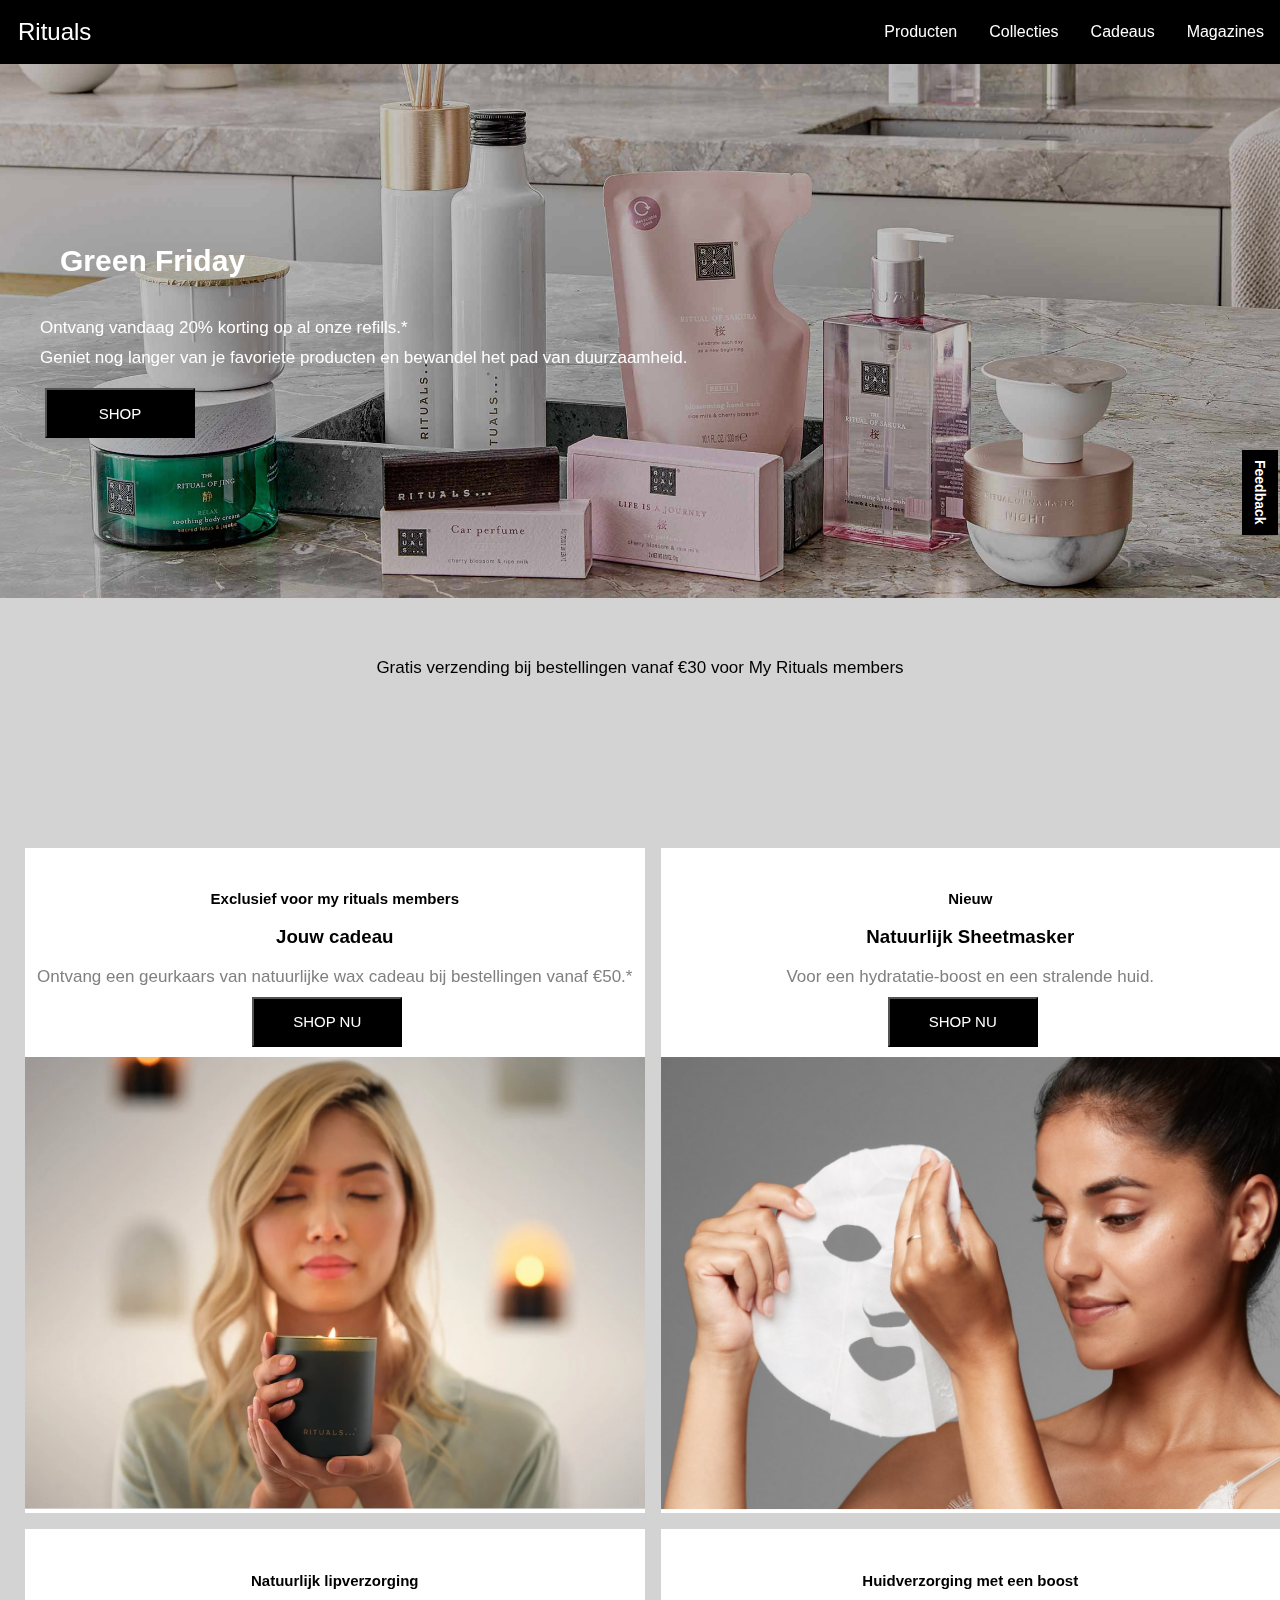
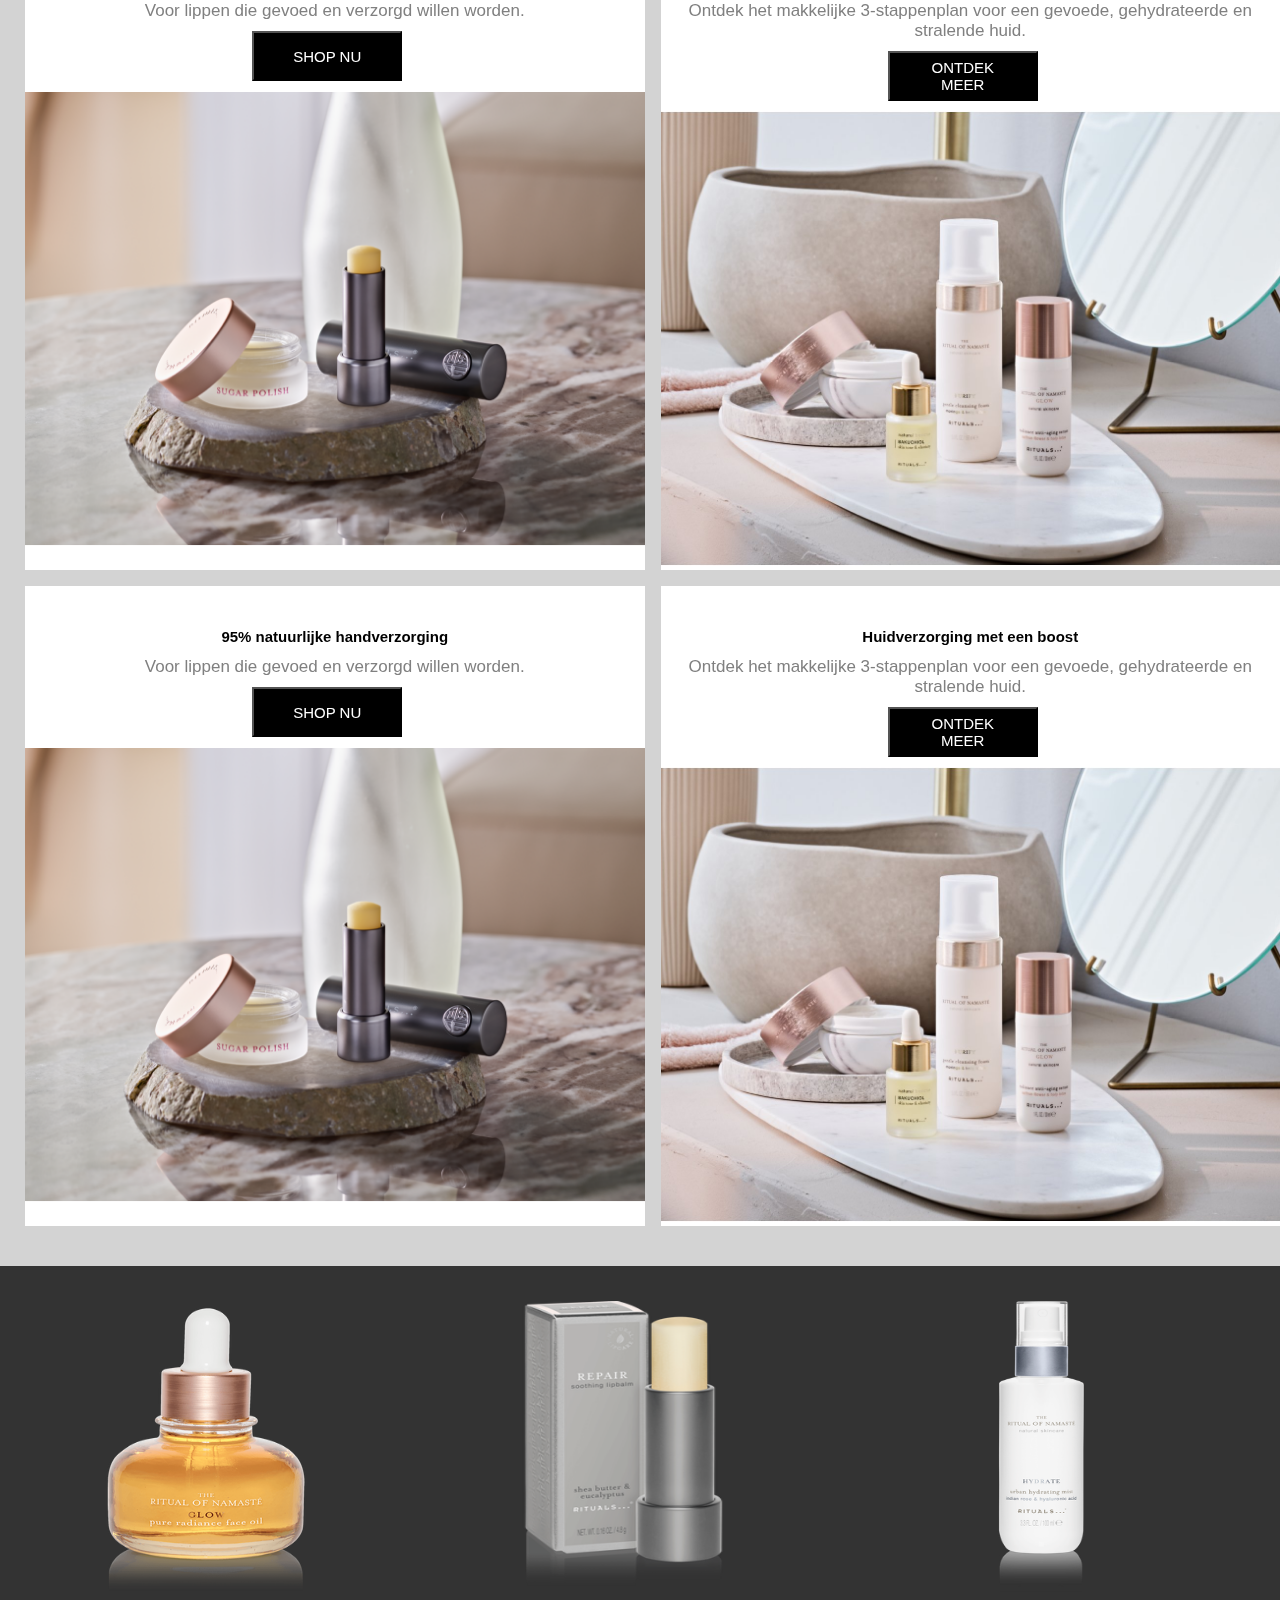
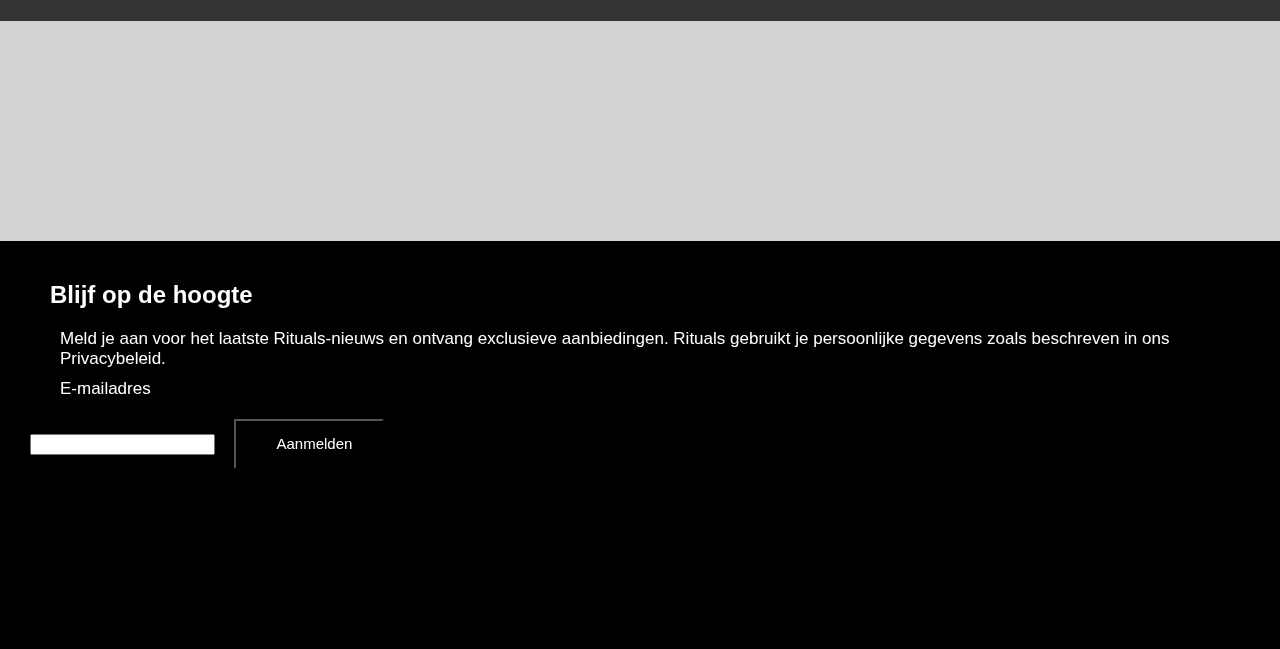
<file: index.html>
<!doctype html>
<html lang="nl">
	
<head>
	<meta charset="UTF-8">
	<meta name="author" content="jouw naam">
	<meta name="viewport" content="width=device-width, initial-scale=1">
	
	<title>Homepagina</title>
	
	<link href="styles/style.css" rel="stylesheet">
</head>

<body>
   
    <header>
 
    
    <nav class="navbar">
           <a href="index.html" class="brand-title">Rituals</a>
           <a href="#" class="toggle-button">
               <span class="bar"></span>
               <span class="bar"></span>
               <span class="bar"></span>
           </a>
           <div class="navbar-links">
               <ul>
                   <li><a href="product.html">Producten</a></li>
                   <li><a href="#">Collecties</a></li>
                   <li><a href="#">Cadeaus</a></li>
                   <li><a href="#">Magazines</a></li>
               </ul>
           </div>
    </nav>
    
    
                
        <section class="homebanner">
            <h1>Green Friday</h1>
                <p>Ontvang vandaag 20% korting op al onze refills.*</p>
                <p>Geniet nog langer van je favoriete producten en bewandel het pad van duurzaamheid.</p>
                <button id='shop'>SHOP</button>
        </section>
     
    </header>
    
   
    <section id="zijkant">
    <h2>Feedback</h2>
    </section>
     
          
          <div class="s-wrap"><div class="s-move">
             <div class="slide">
             <p>Gratis verzending bij bestellingen vanaf €30 voor My Rituals members</p>
             </div>
             
             <div class="slide">
             <p>Ontvang online advies via Whatsapp</p>
             </div>
             
             <div class="slide">
             <p>Bestel voor 22.30 op maandag tot vrijdag voor levering op volgende dag</p>
             </div>
             </div></div>
              
    <main>
        
        <article>
            <h2>Exclusief voor my rituals members</h2>
            <h3>Jouw cadeau</h3>
            <p>Ontvang een geurkaars van natuurlijke wax cadeau bij bestellingen vanaf €50.*</p>
            <button id='shopNu'>SHOP NU</button>
            <img class="cadeaufoto" src="images/jouwcadeau.png" alt="Foto van een vrouw die het cadeau vasthoudt">
        </article>  
             
        <article>
           <h2>Nieuw</h2>
                   <h3>Natuurlijk Sheetmasker</h3>
                   <p>Voor een hydratatie-boost en een stralende huid.</p>
                   <button id='shopNu2'>SHOP NU</button>
                   <img class="verzorgingfoto" src="images/mask.jpg" alt="Foto van een lipverzorgings product">
        </article>     

              <article>
           <h2>Natuurlijk lipverzorging</h2>
                   <p>Voor lippen die gevoed en verzorgd willen worden.</p>
                   <button id='shopNu3'>SHOP NU</button>
                   <img class="verzorgingfoto" src="images/verzorging.png" alt="Foto van een lipverzorgings product">
        </article>  
             
        <article>
            <h2>Huidverzorging met een boost</h2>
                   <p>Ontdek het makkelijke 3-stappenplan voor een gevoede, gehydrateerde en stralende huid.</p>
                   <button id='ontdek'>ONTDEK MEER</button>
                   <img class="huidverzorging" src="images/huisverzorging.jpg" alt="Foto van een huidverzorgings product">
        </article> 
             
              <article>
           <h2>95% natuurlijke handverzorging</h2>
                   <p>Voor lippen die gevoed en verzorgd willen worden.</p>
                   <button id='shopNu4'>SHOP NU</button>
                   <img class="verzorgingfoto" src="images/verzorging.png" alt="Foto van een lipverzorgings product">
        </article>  
             
        <article>
           <h2>Huidverzorging met een boost</h2>
                   <p>Ontdek het makkelijke 3-stappenplan voor een gevoede, gehydrateerde en stralende huid.</p>
                   <button id='ontdek2'>ONTDEK MEER</button>
                   <img class="huidverzorging" src="images/huisverzorging.jpg" alt="Foto van een huidverzorgings product">
        </article> 
         
                                 
    </main>   
           
                         
            <div class="scroll">  
              <a href="#slide1"><img src="images/carousel1.webp" alt="Anti-aging product"></a> 
              <a href="#slide2"><img src="images/balm.webp" alt="Anti-aging product"></a>
              <a href="#slide3"><img src="images/mist.webp" alt="Anti-aging product"></a>
              <a href="#slide4"><img src="images/cream.webp" alt="Anti-aging product"></a>
              <a href="#slide5"><img src="images/zeep.webp" alt="Anti-aging product"></a>
              <a href="#slide3"><img src="images/handbalm.webp" alt="Anti-aging product"></a>
              <a href="#slide4"><img src="images/bodycream.webp" alt="Anti-aging product"></a>
              <a href="#slide5"><img src="images/olie.webp" alt="Anti-aging product"></a>
            </div>      
              
              
        
        <footer>
            <h2>Blijf op de hoogte</h2>
            <p>Meld je aan voor het laatste Rituals-nieuws en ontvang exclusieve aanbiedingen. Rituals gebruikt je persoonlijke gegevens zoals beschreven in ons Privacybeleid.</p>
            <p>E-mailadres</p>
            <input class="inputveldEmail" type="email">
            <button id="aanmelden">Aanmelden</button>
        </footer>
        
        
	<script src="scripts/script.js"></script>
</body>
	
</html>
</file>
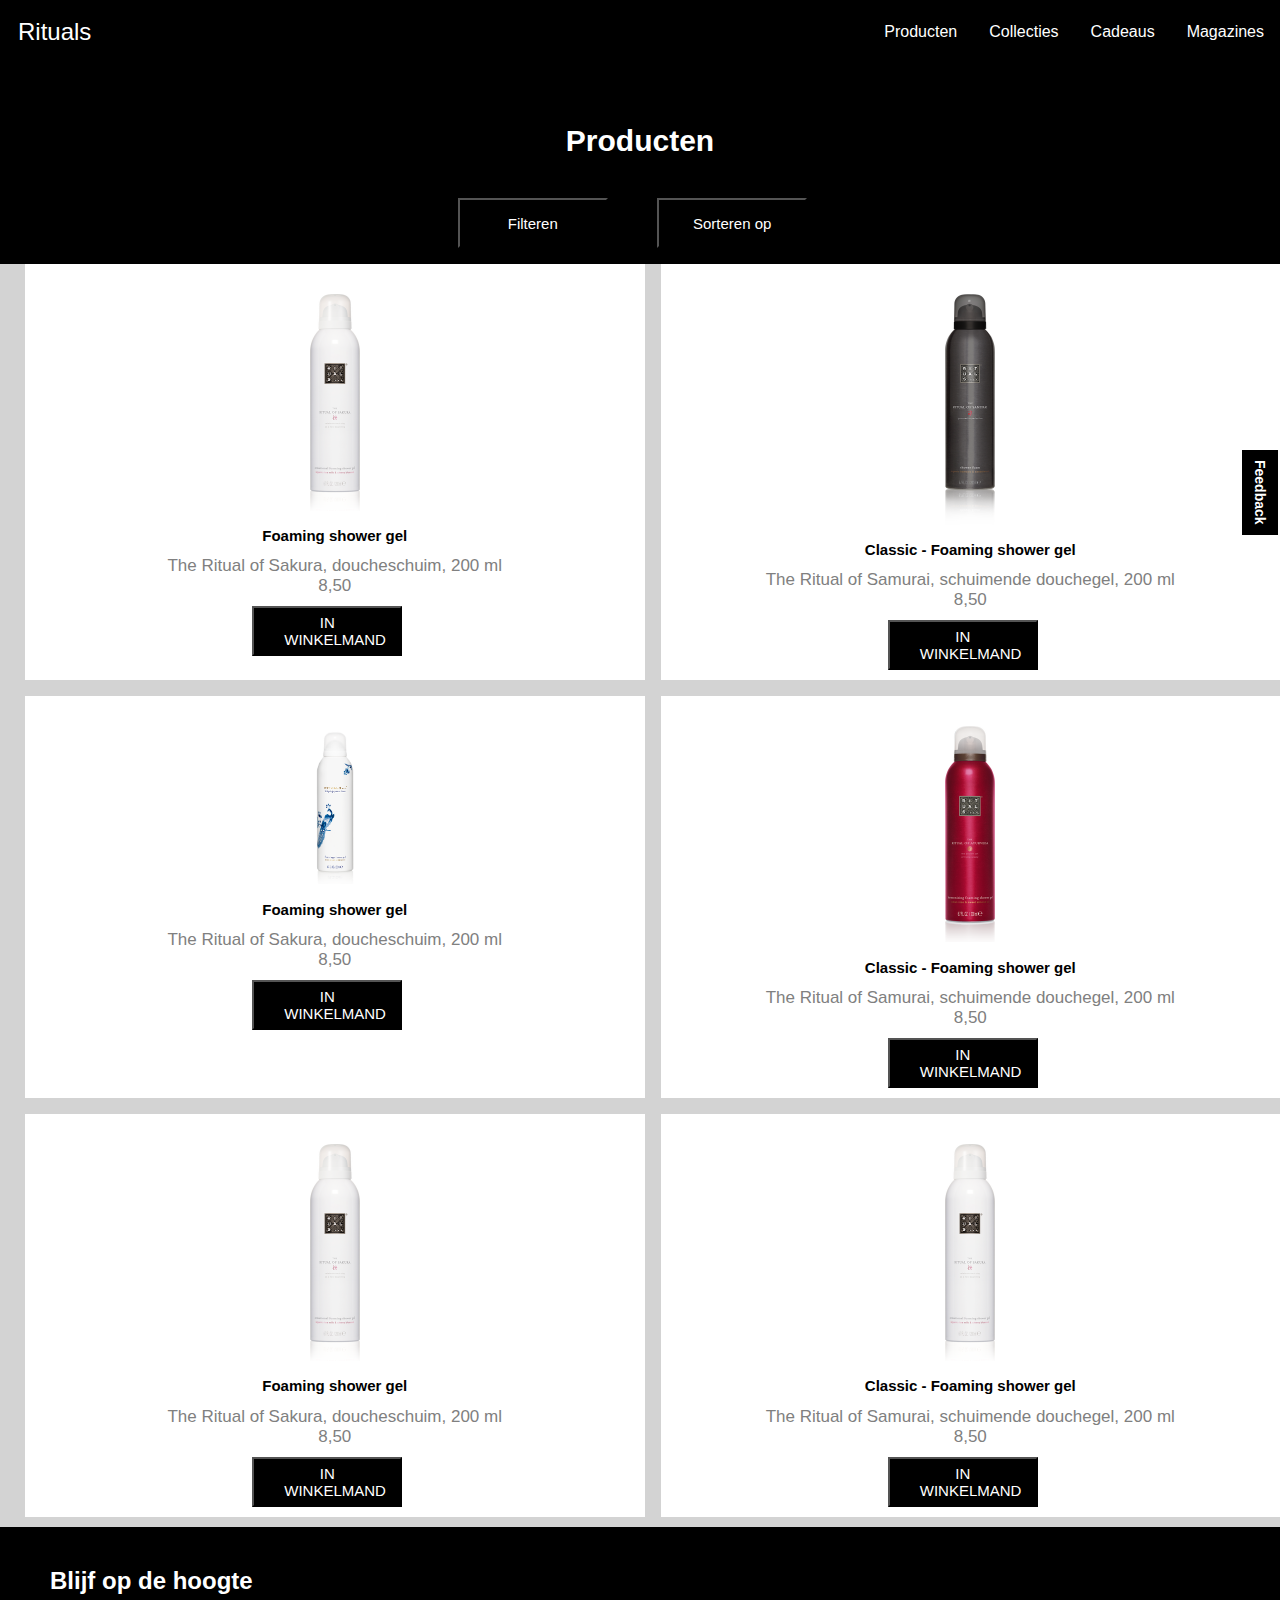
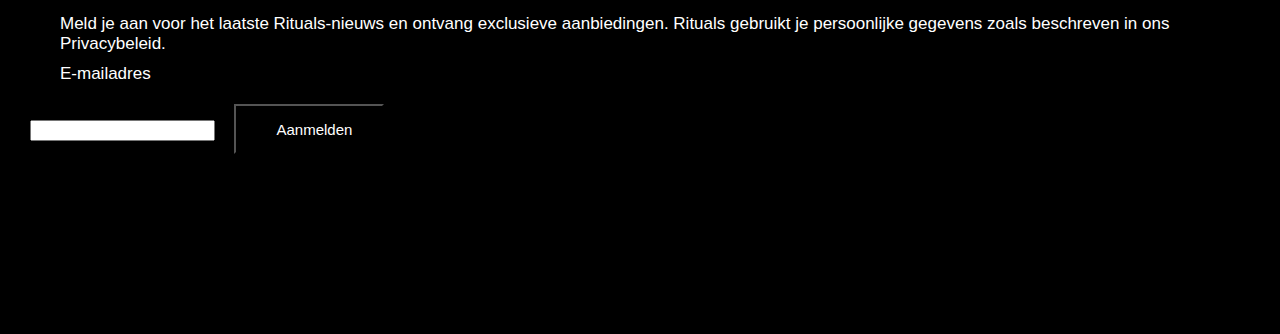
<file: product.html>
<!doctype html>
<html lang="nl">
	
<head>
	<meta charset="UTF-8">
	<meta name="author" content="jouw naam">
	<meta name="viewport" content="width=device-width, initial-scale=1">
	
	<title>Homepagina</title>
	
	<link href="styles/style.css" rel="stylesheet">
</head>

<body>
   <header>

        <nav class="navbar">
           <a href="index.html" class="brand-title">Rituals</a>
           <a href="#" class="toggle-button">
               <span class="bar"></span>
               <span class="bar"></span>
               <span class="bar"></span>
           </a>
           <div class="navbar-links">
               <ul>
                   <li><a href="product.html">Producten</a></li>
                   <li><a href="#">Collecties</a></li>
                   <li><a href="#">Cadeaus</a></li>
                   <li><a href="#">Magazines</a></li>
               </ul>
           </div>
        </nav>
       
       
        <article class="opties">
            <h1>Producten</h1>
            <button id="filteren">Filteren</button>
            <button id="sorteren">Sorteren op</button>
        </article>
     
        
        <section id="zijkant">
        <h2>Feedback</h2>
        </section>
        
    </header>
   
   
   <main>

        <article>
           <img class="productfoto" src="images/foam.webp" alt="Foto van de doucheschuim">
            <h2>Foaming shower gel</h2>
            <p>The Ritual of Sakura, doucheschuim, 200 ml</p>
            <p>8,50</p>
            <button id='winkelmand'>IN WINKELMAND</button>
        </article>  
             
        <article>
           <img class="productfoto" src="images/foam2.webp" alt="Foto van de doucheschuim">
            <h2>Classic - Foaming shower gel</h2>
            <p>The Ritual of Samurai, schuimende douchegel, 200 ml</p>
            <p>8,50</p>
            <button id='winkelmand2'>IN WINKELMAND</button>
        </article>     
          
        <article>
           <img class="productfoto" src="images/foam3.webp" alt="Foto van de doucheschuim">
            <h2>Foaming shower gel</h2>
            <p>The Ritual of Sakura, doucheschuim, 200 ml</p>
            <p>8,50</p>
            <button id='winkelmand3'>IN WINKELMAND</button>
        </article>  
             
        <article>
           <img class="productfoto" src="images/foam4.webp" alt="Foto van de doucheschuim">
            <h2>Classic - Foaming shower gel</h2>
            <p>The Ritual of Samurai, schuimende douchegel, 200 ml</p>
            <p>8,50</p>
            <button id='winkelmand4'>IN WINKELMAND</button>
        </article> 
             
              <article>
           <img class="productfoto" src="images/foam.webp" alt="Foto van de doucheschuim">
            <h2>Foaming shower gel</h2>
            <p>The Ritual of Sakura, doucheschuim, 200 ml</p>
            <p>8,50</p>
            <button id='winkelmand5'>IN WINKELMAND</button>
        </article>  
             
        <article>
           <img class="productfoto" src="images/foam.webp" alt="Foto van de doucheschuim">
            <h2>Classic - Foaming shower gel</h2>
            <p>The Ritual of Samurai, schuimende douchegel, 200 ml</p>
            <p>8,50</p>
            <button id='winkelmand6'>IN WINKELMAND</button>
        </article> 
              
               
       </main>       
        
        
        <footer>
            <h2>Blijf op de hoogte</h2>
            <p>Meld je aan voor het laatste Rituals-nieuws en ontvang exclusieve aanbiedingen. Rituals gebruikt je persoonlijke gegevens zoals beschreven in ons Privacybeleid.</p>
            <p>E-mailadres</p>
            <input class="inputveld email" type="email">
            <button id="aanmelden">Aanmelden</button>
        </footer>
        
        
	<script src="scripts/script.js"></script>
</body>
	
</html>
</file>
<file: styles/style.css>
/* CSS Document */
*, *::after, *::before {
  box-sizing:border-box; 
}


/****************** algemeen *****************/
body {
    font-family: ScalaSansOT, "Segoe UI", Roboto, "Helvetica Neue", sans-serif;
    font-size: 16px;
    margin: 0px;
    padding: 0px;
    background-color: lightgray;    
}


h1 {
    font-size: 30px;
    margin: 10px;
    padding-top: 200px;
    color: white;
}


p {
    margin: 10px;
    font-size: 17px;
    color: white;    
}



/****************** feedback button zijkant site *****************/
#zijkant {
    position: relative;
}


#zijkant h2 {
    position:fixed;
    right:-10px; 
    top: 50%;
    padding:10px;
    text-align:center;
    color:white;
    background-color:black;
    writing-mode:vertical-rl;
    font-size: 14px;
    display: flex;
    justify-content: flex-end;
}


/****************** homepagina  *****************/
.homebanner {
    padding-bottom: 150px;
    padding-top: 150px;
    padding-left: 30px;
    padding-right: 30px;
    background-image: url("../images/homebanner.png");
    background-repeat: no-repeat;
    background-position: center top;
    background-attachment: scroll;
    background-size: cover;
    width: 100%;
    height: auto;   
}
 

img {
    margin: 10px -6px 0px -6px;
    width: 375px;
    height: 291px;
    position: relative;
}



/****grid*****/
main {
    display:grid;
    grid-template-columns:1fr 1fr;
    display:grid;
    grid-template-columns:1fr 1fr;
    grid-gap:1em;
    margin: 0px 0px 40px 25px;
}


header article{
    background-color: black;
    width: 100%;
    height: 200px;   
}


header h1 {
    padding: 30px;
    margin: 0px;
}


article {
    background-color: white;
    margin: 0px;
    width: 100%;
    height: auto;
    padding: 30px 0px 0px 0px;
    text-align: center;   
}


button{
    margin: 10px 30px 10px 15px;
    padding: 5px 30px 5px 30px;
    background-color: white;
    border-style: solid 1px;
    font-size: 15px;
    width: 150px;
    height: 50px;
    background-color: black;
    color: white;  
}


article img {
    width: 100%;
    height: auto;
    margin: 0px 0px 0px 0px; 
}


.productfoto {
    width: 50px;
    height: 216,5px;
}


article h2 {
    font-size: 15px;
}


article p{
    margin: 0;
    color: gray;
}



/* slides*/

.s-wrap {
    width: 100%;
    height: 200px;
    background-color: lightgray;
    border: none;
    overflow: hidden;
    padding-top: 0px;
    margin-top: 50px;
}


.s-move {
    display: flex;
    position: relative;
    top: 0;
    right: 0;
}


.slide {
    box-sizing: border-box;
    padding: 0px;
    width: 100%;
    flex-shrink: 0;
}


@keyframes slideh {
    0% {right: 0;}
    15% {right: 0;}
    20% {right: 100%;}
    35% {right: 100%;}
    40% {right: 200%;}
    55% {right: 200%;}
    60% {right: 300%;}
    75% {right: 300%;}
    80% {right: 400%;}
    95% {right: 400%;}
    100% {right: 0;}
}


.s-move { animation: slideh linear 25s infinite;}


.s-wrap p {
    text-align: center;   
}



/* nav */
.navbar {
    display: flex;
    justify-content: space-between;
    align-items: center;
    background-color: black;
    color: white;   
}


.brand-title {
    font-size: 1.5rem;
    margin: .5rem;
    padding: 10px;  
    text-decoration: none;
    color: white;
}


.navbar-links ul {
    margin: 0;
    padding: 0;
    display: flex;  
}


.navbar-links li {
    list-style: none;
}


.navbar-links li a {
    text-decoration: none;
    color: white;
    padding: 1rem;
    display: block;  
}


.navbar-links li:hover {
    background-color: gray;
}


.toggle-button {
    position: absolute;
    top: 20px;
    right: 1rem;
    display: none;
    flex-direction: column;
    justify-content: space-between;
    width: 30px;
    height: 21px;  
}


.toggle-button .bar {
    height: 3px;
    width: 100%;
    background-color: white;
    border-radius: 10px;  
}


@media (max-width: 600px) {
    .toggle-button {
        display: flex;   
    }
    
    .navbar-links {
        display: none;
        width: 100%;
        margin-top: 90px;
        margin-bottom: 90px;
    }
    
    .navbar {
        flex-direction: column;
        align-items: flex-start;  
    }
    
    .navbar-links ul {
        width: 100%;
        flex-direction: column;   
    }
    
    .navbar-links li {
        text-align: center;   
    }
    
    .navbar-links.active {
        display: flex;
    }
}



/* carousel */

div.scroll {
    background-color: #333;
    overflow: auto;
    white-space: nowrap;
    width: 100%;
    height: auto;
    margin-bottom: 250px;   
}


div.scroll a {
    display: inline-block;
    color: white;
    text-align: center;
    padding: 25px;
    text-decoration: none;   
}


div.scroll a:hover {
    background-color: #777;
}    


div p {
    color: black;
}


/* footer */

footer h2 {
    color: white;
    padding-left: 20px;
}


footer p {
    padding-left: 20px;
}


footer button {
    padding-left: 40px;
}


footer {
    background-color: black;
    margin: -30px;
    margin-bottom: -10px;
    padding-bottom: 170px;
    padding-top: 20px;
    padding-left: 60px;
    padding-right: 30px; 
}
</file>
